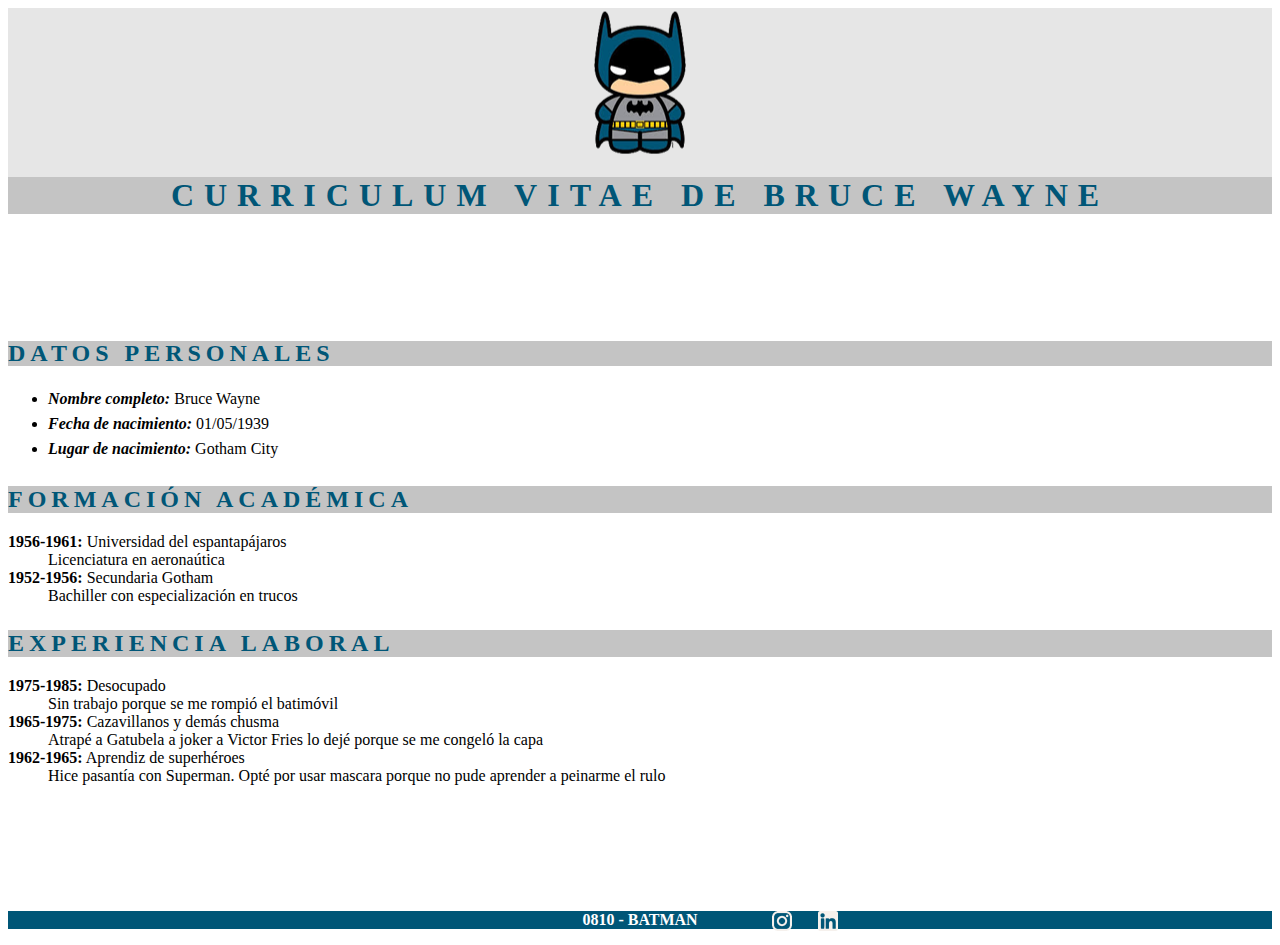
<file: CV Batman/index.html>
<!DOCTYPE html>
<html lang="es">

<head>
    <meta charset="UTF-8">
    <meta http-equiv="X-UA-Compatible" content="IE=edge">
    <meta name="viewport" content="width=device-width, initial-scale=1.0">
    <link rel="stylesheet" href="./css/style.css">
    <title>Intro a CSS</title>
</head>

<body>
    <header>
        <img class="foto-perfil" src="./img/logo-batman.png" alt="">
        <h1>CURRICULUM VITAE DE BRUCE WAYNE</h1>
    </header>
    <main>
        <section class="datos-personales">
            <h2>DATOS PERSONALES</h2>
            <ul>
                <li><span class="texto-resaltado">Nombre completo:</span> Bruce Wayne</li>
                <li><span class="texto-resaltado">Fecha de nacimiento:</span> 01/05/1939</li>
                <li><span class="texto-resaltado">Lugar de nacimiento:</span> Gotham City</li>
            </ul>
        </section>
        <section class="formacion-academica">
            <h2>FORMACIÓN ACADÉMICA</h2>
            <dl>
                <dt><span class="texto-resaltado">1956-1961:</span> Universidad del espantapájaros</dt>
                <dd>Licenciatura en aeronaútica</dd>
                <dt><span class="texto-resaltado">1952-1956:</span> Secundaria Gotham</dt>
                <dd>Bachiller con especialización en trucos</dd>
            </dl>
        </section>
        <section class="experiencia-laboral">
            <h2>EXPERIENCIA LABORAL</h2>
            <dl>
                <dt><span class="texto-resaltado">1975-1985:</span> Desocupado</dt>
                <dd>Sin trabajo porque se me rompió el batimóvil</dd>
                <dt><span class="texto-resaltado">1965-1975:</span> Cazavillanos y demás chusma</dt>
                <dd>Atrapé a Gatubela a joker a Victor Fries lo dejé porque se me congeló la capa</dd>
                <dt><span class="texto-resaltado">1962-1965:</span> Aprendiz de superhéroes</dt>
                <dd>Hice pasantía con Superman. Opté por usar mascara porque no pude aprender a peinarme el rulo</dd>
            </dl>
        </section>
    </main>
    <footer>
        <p>0810 - BATMAN<img class="icono1" alt="" src="./img/ico_instagram.png"> <img class="icono2" src="./img/ico_linkedin.png" alt=""></p>
    </footer>
</body>

</html>
</file>
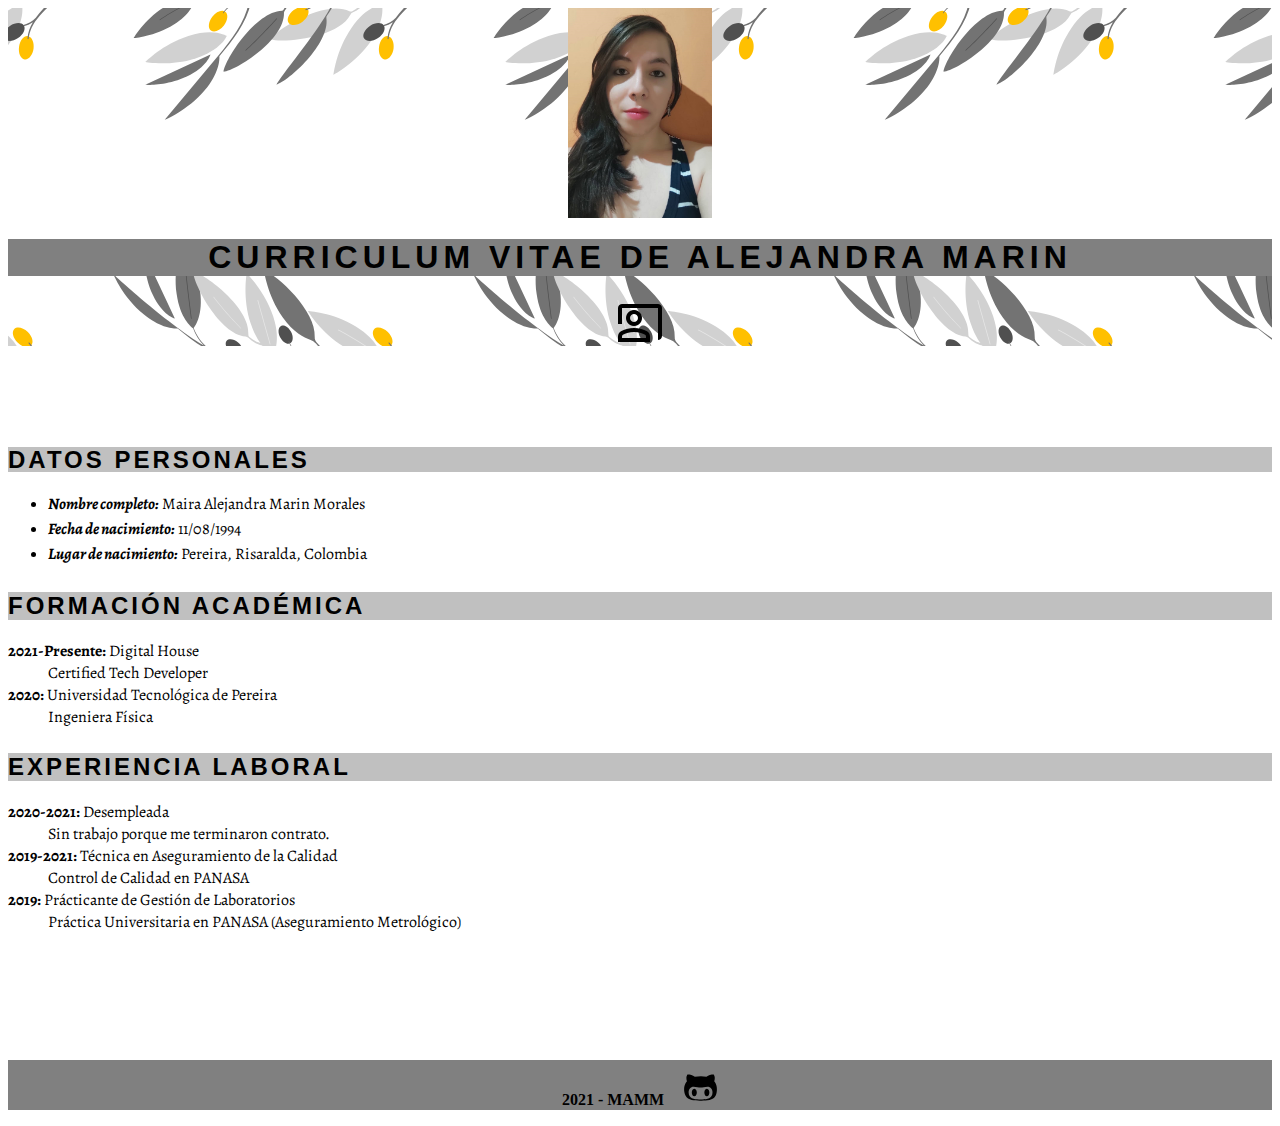
<file: CV Personal/index.html>
<!DOCTYPE html>
<html lang="es">

<head>
    <meta charset="UTF-8">
    <meta http-equiv="X-UA-Compatible" content="IE=edge">
    <meta name="viewport" content="width=device-width, initial-scale=1.0">
    <link rel="stylesheet" href="./css/style.css">
    <title>CV Personal</title>
</head>

<body>
    <header>
        <img class="foto-perfil" src="./img/foto-perfil.jpg" alt="">
        <h1>CURRICULUM VITAE DE ALEJANDRA MARIN</h1>
        <a href="aboutme.html"><img class="ico" src="./img/ico-aboutme2.png" alt="Sobre Mi" title="Sobre Mí"></a>
    </header>
    <main>
        <section class="datos-personales">
            <h2>DATOS PERSONALES</h2>
            <ul>
                <li><span class="texto-resaltado">Nombre completo:</span> Maira Alejandra Marin Morales</li>
                <li><span class="texto-resaltado">Fecha de nacimiento:</span> 11/08/1994</li>
                <li><span class="texto-resaltado">Lugar de nacimiento:</span> Pereira, Risaralda, Colombia</li>
            </ul>
        </section>
        <section class="formacion-academica">
            <h2>FORMACIÓN ACADÉMICA</h2>
            <dl>
                <dt><span class="texto-resaltado">2021-Presente:</span> Digital House</dt>
                <dd>Certified Tech Developer</dd>
                <dt><span class="texto-resaltado">2020:</span> Universidad Tecnológica de Pereira</dt>
                <dd>Ingeniera Física</dd>
            </dl>
        </section>
        <section class="experiencia-laboral">
            <h2>EXPERIENCIA LABORAL</h2>
            <dl>
                <dt><span class="texto-resaltado">2020-2021:</span> Desempleada</dt>
                <dd>Sin trabajo porque me terminaron contrato.</dd>
                <dt><span class="texto-resaltado">2019-2021:</span> Técnica en Aseguramiento de la Calidad</dt>
                <dd>Control de Calidad en PANASA</dd>
                <dt><span class="texto-resaltado">2019:</span> Prácticante de Gestión de Laboratorios</dt>
                <dd>Práctica Universitaria en PANASA (Aseguramiento Metrológico)</dd>
            </dl>
        </section>
    </main>
    <footer>
        <p>2021 - MAMM <a href="https://github.com/AlejaMarin" target="_blank"><img class="icono" src="./img/ico-github.svg" alt="GitHub" title="Perfil GitHub"></a></p>
    </footer>
</body>

</html>
</file>
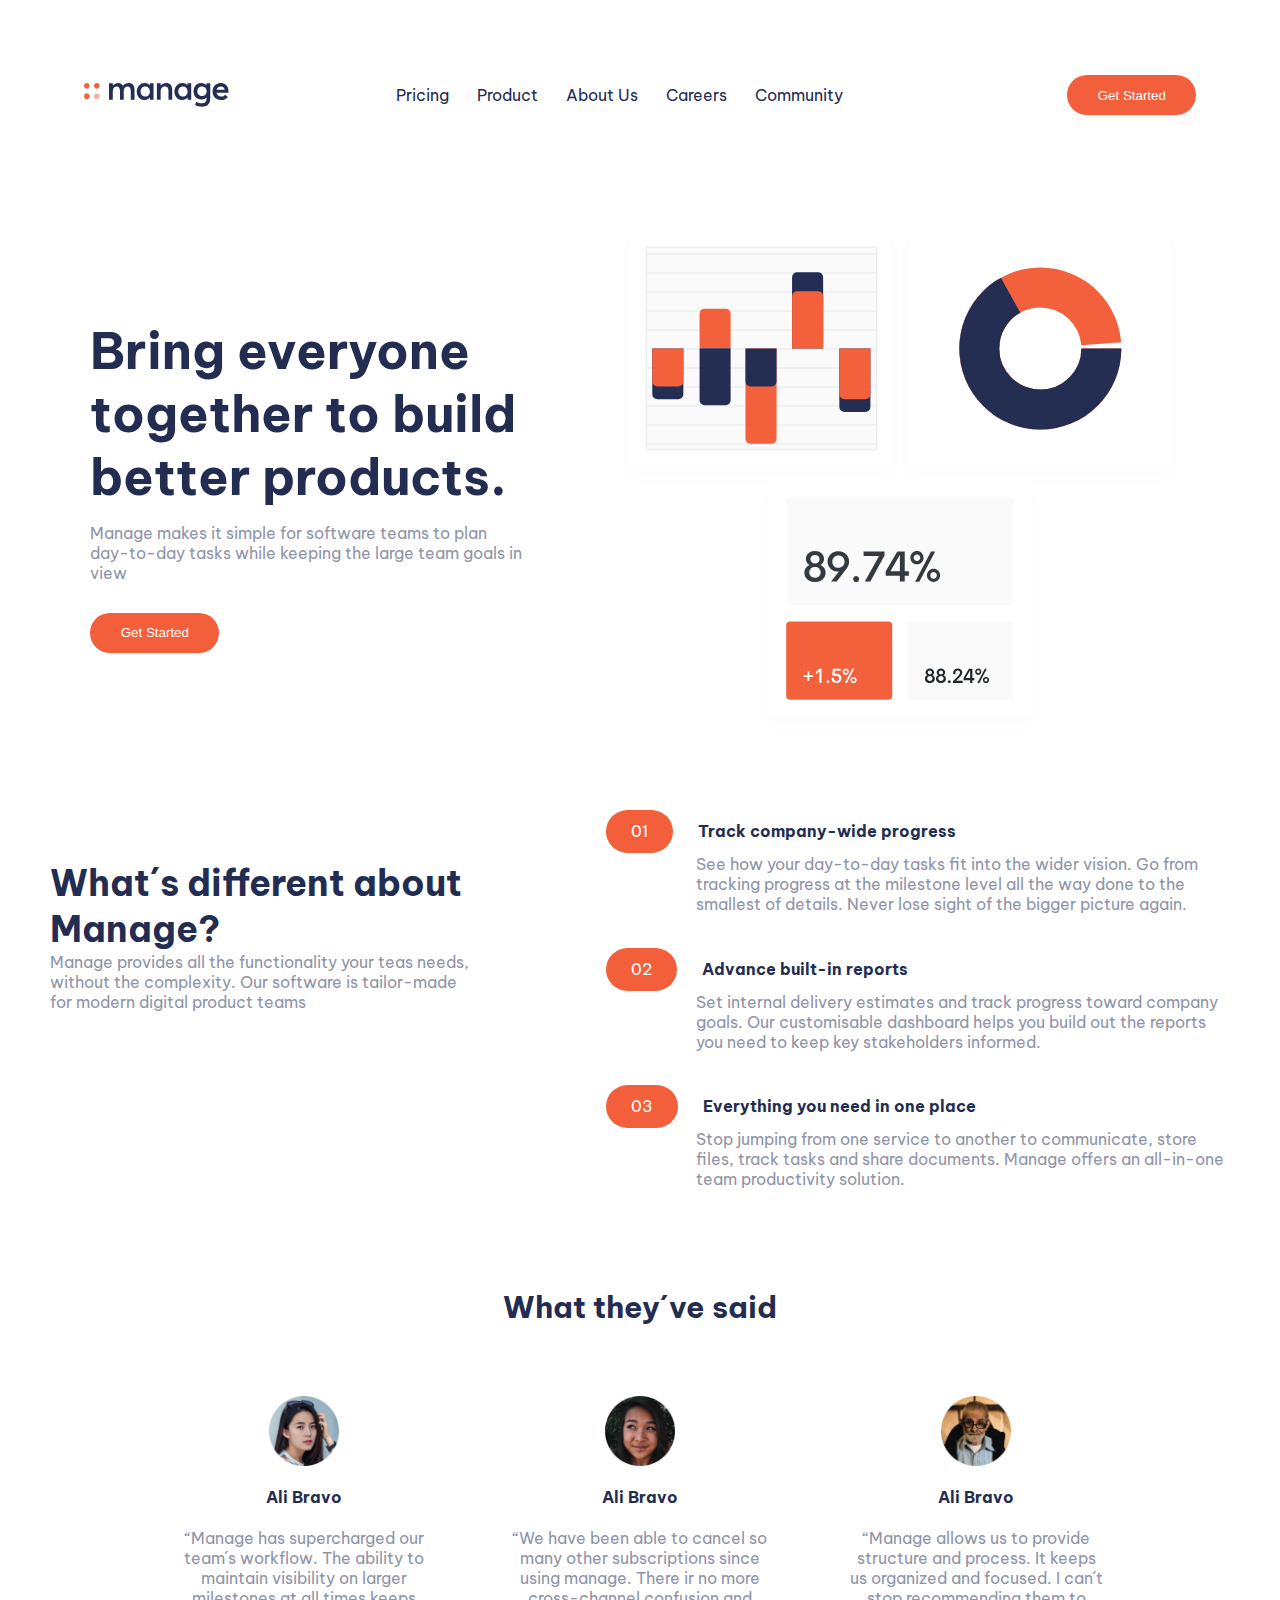
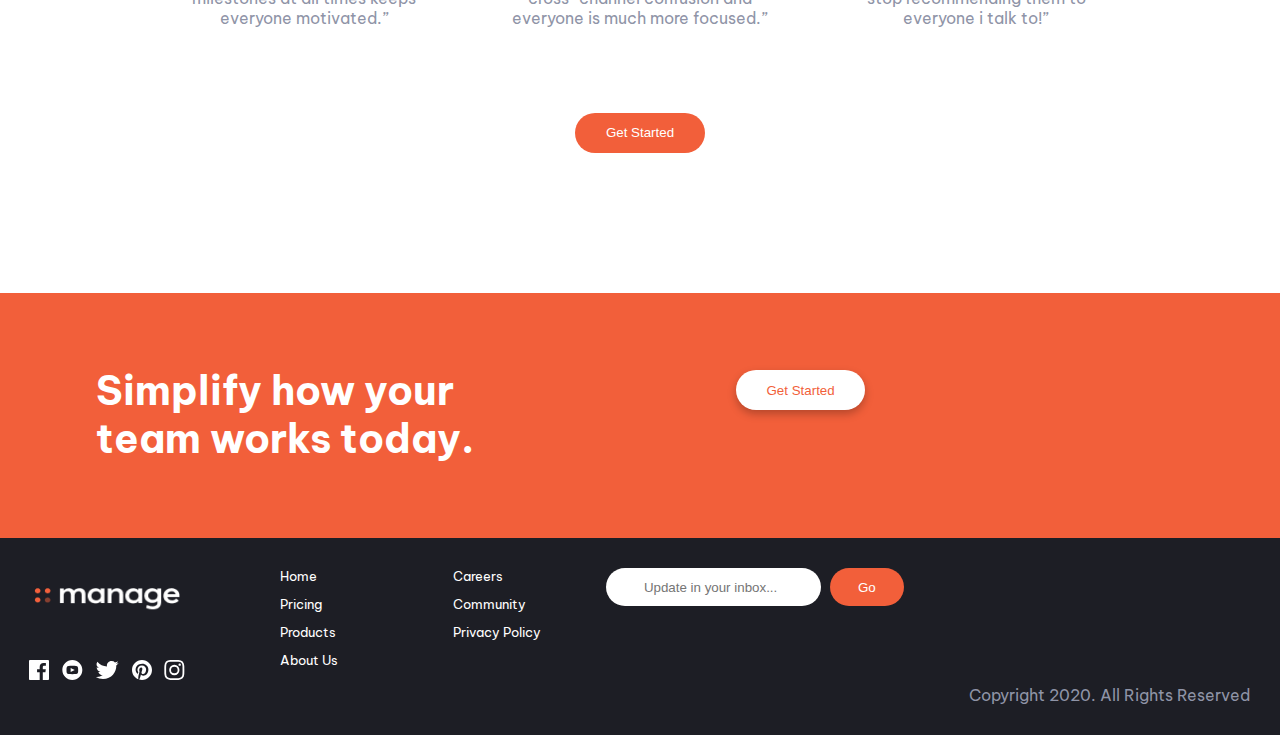
<file: Entregable Final/index.html>
<!DOCTYPE html>
<html lang="en">

<head>
    <meta charset="UTF-8">
    <meta http-equiv="X-UA-Compatible" content="IE=edge">
    <meta name="viewport" content="width=device-width, initial-scale=1.0">
    <title>Entregable Final</title>
    <link rel="stylesheet" href="css/style.css">
</head>

<body>
    <header>
        <img class="logo" alt="" src="img/logo.svg">
        <div class="navbutton">
            <nav class="navbar">
                <ul class="categories">
                    <li><a href="">Pricing</a></li>
                    <li><a href="">Product</a></li>
                    <li><a href="">About Us</a></li>
                    <li><a href="">Careers</a></li>
                    <li><a href="">Community</a></li>
                </ul>
            </nav>
            <button class="buttonGS" type="submit">Get Started</button>
        </div>
        <img class="hamburger" alt="" src="img/icon-hamburger.svg">
    </header>
    <main>
        <section class="firstSection">
            <div class="graphs">
                <img class="graphImage" alt="" src="img/illustration-intro.svg">
            </div>
            <article class="text">
                <span>Bring everyone together to build better products.</span>
                <p>Manage makes it simple for software teams to plan day-to-day tasks while keeping the large team goals
                    in view</p>
                <button class="buttonGS" type="submit">Get Started</button>
            </article>
        </section>
        <section class="secondSection">
            <div class="firstBox">
                <span>What´s different about Manage?</span>
                <p>Manage provides all the functionality your teas needs, without the complexity. Our software is
                    tailor-made for modern digital product teams</p>
            </div>
            <div class="secondBox">
                <div class="segments">
                    <span>01</span>
                    <h3> Track company-wide progress</h3>
                </div>
                <p>See how your day-to-day tasks fit into the wider vision. Go from tracking progress at the milestone
                    level all the way done to the smallest of details. Never lose sight of the bigger picture again.</p>

                <div class="segments">
                    <span>02</span>
                    <h3>Advance built-in reports</h3>
                </div>
                <p>Set internal delivery estimates and track progress toward company goals. Our customisable dashboard
                    helps you build out the reports you need to keep key stakeholders informed.</p>

                <div class="segments">
                    <span>03</span>
                    <h3>Everything you need in one place</h3>
                </div>
                <p>Stop jumping from one service to another to communicate, store files, track tasks and share
                    documents. Manage offers an all-in-one team productivity solution.</p>
            </div>
        </section>
        <section class="thirdSection">
            <h3>What they´ve said</h3>
            <section>
                <div class="card">
                    <img class="" alt="" src="img/avatar-anisha.png">
                    <span>Ali Bravo</span>
                    <p>“Manage has supercharged our team´s workflow. The ability to maintain visibility on larger
                        milestones at all times keeps everyone motivated.”</p>
                </div>
                <div class="card">
                    <img class="" alt="" src="img/avatar-ali.png">
                    <span>Ali Bravo</span>
                    <p>“We have been able to cancel so many other subscriptions since using manage. There ir no more
                        cross-channel confusion and everyone is much more focused.”</p>
                </div>
                <div class="card">
                    <img class="" alt="" src="img/avatar-richard.png">
                    <span>Ali Bravo</span>
                    <p>“Manage allows us to provide structure and process. It keeps us organized and focused. I can´t
                        stop recommending them to everyone i talk to!”</p>
                </div>
            </section>
            <div>
                <button class="buttonGS" type="submit">Get Started</button>
            </div>
        </section>
    </main>
    <footer>
        <section class="orangeFooter">
            <div>Simplify how your team works today.</div>
            <div class="buttonContainer">
                <button class="buttonGS_whiteButton" type="submit">Get Started</button>
            </div>
        </section>
        <section class="blackFooter">
            <div class="firstContainer">
                <form class="emailForm">
                    <input type="email" name="userEmail" placeholder="Update in your inbox..." required>
                    <button class="goButton" type="submit">Go</button>
                </form>
            </div>

            <div class="secondContainer">
                <div class=listsBox>
                    <nav class="firstList">
                        <ul>
                            <li><a href="#">Home</a></li>
                            <li><a href="#">Pricing</a></li>
                            <li><a href="#">Products</a></li>
                            <li><a href="#">About Us</a></li>
                        </ul>
                    </nav>
                    <nav class="secondList">
                        <ul>
                            <li><a href="#">Careers</a></li>
                            <li><a href="#">Community</a></li>
                            <li><a href="#">Privacy Policy</a></li>
                        </ul>
                    </nav>
                </div>
            </div>
            <div class="thirdContainer">
                <div class="socialMedia">
                    <img class="" alt="" src="img/icon-facebook.svg">
                    <img class="" alt="" src="img/icon-youtube.svg">
                    <img class="" alt="" src="img/icon-twitter.svg">
                    <img class="" alt="" src="img/icon-pinterest.svg">
                    <img class="" alt="" src="img/icon-instagram.svg">
                </div>
                <img class="logo" alt="" src="img/logo-footer.png">
            </div>
            <div class="copyright">Copyright 2020. All Rights Reserved</div>
        </section>
    </footer>
</body>

</html>
</file>
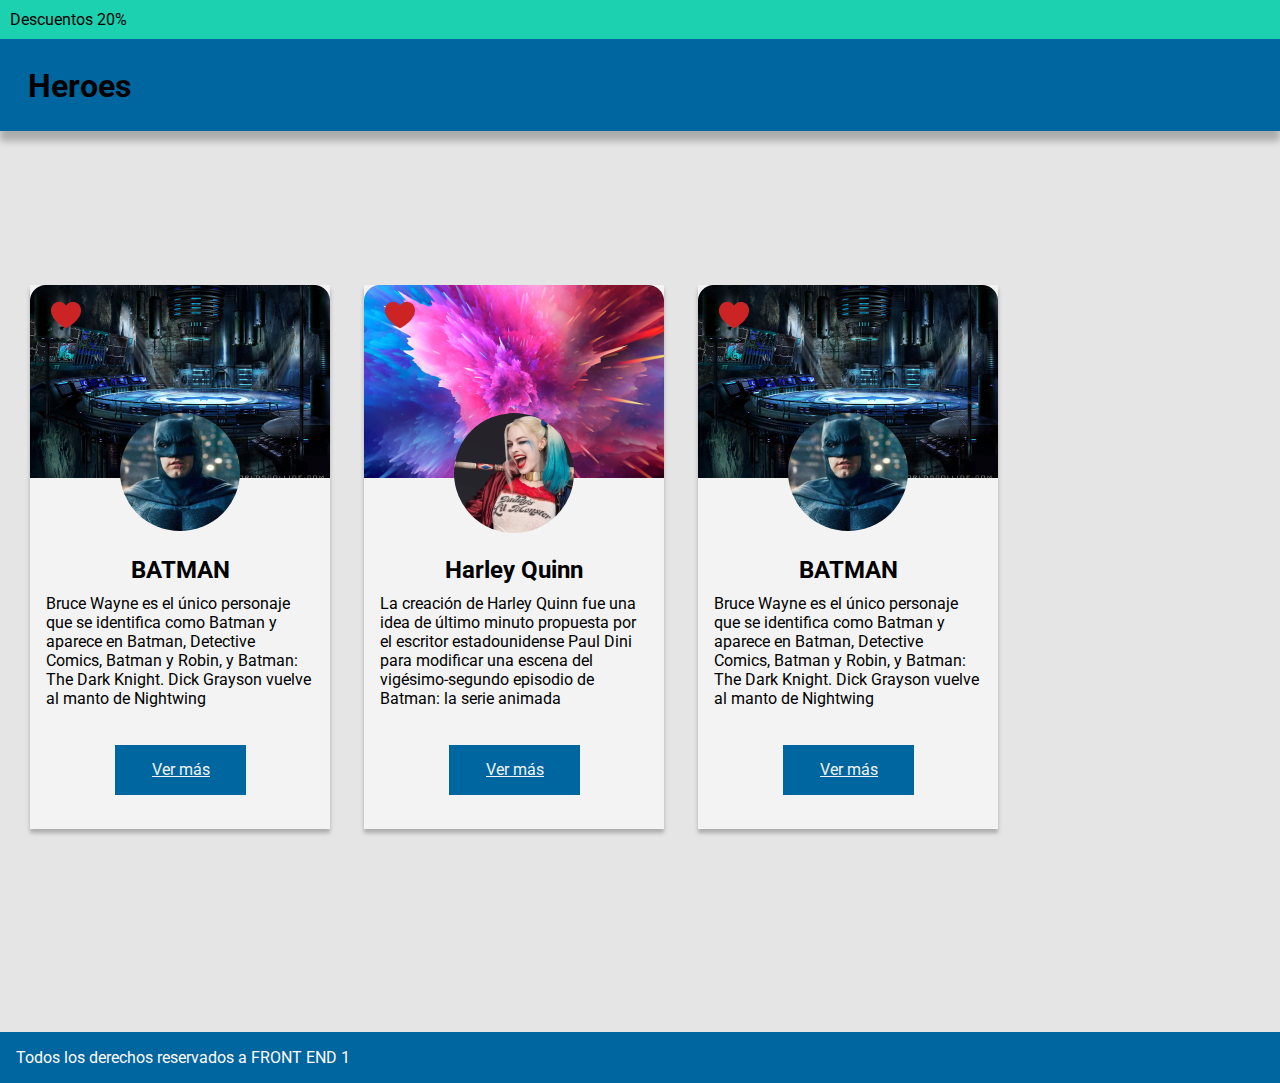
<file: Héroes/index.html>
<!DOCTYPE html>
<html lang="es">

<head>
    <meta charset="UTF-8">
    <meta http-equiv="X-UA-Compatible" content="IE=edge">
    <meta name="viewport" content="width=device-width, initial-scale=1.0">
    <link rel="stylesheet" href="css/style.css">
    <title>Héroes</title>
</head>

<body>
    <p id="inicio">Descuentos 20%</p>
    <header>
        <h1>Heroes</h1>
    </header>
    <main>
        <section class="card1">
            <img alt="" src="./img/ico-corazon.png" class="heart">
            <img alt="" src="./img/fondo-batman.png">
            <img alt="" src="./img/batman.png" class="foto-perfil">
            <div>
                <h2>BATMAN</h2>
                <article>Bruce Wayne es el único personaje que se identifica como Batman y aparece en Batman, Detective
                    Comics, Batman y Robin, y Batman: The Dark Knight. Dick Grayson vuelve al manto de Nightwing
                </article>
                <a href="">Ver más</a>
            </div>
        </section>
        <section class="card2">
            <img alt="" src="./img/ico-corazon.png" class="heart">
            <img alt="" src="./img/fondo-harley.png">
            <img alt="" src="./img/harley.png" class="foto-perfil">
            <div>
                <h2>Harley Quinn</h2>
                <article>La creación de Harley Quinn fue una idea de último minuto propuesta por el escritor
                    estadounidense
                    Paul Dini para modificar una escena del vigésimo-segundo episodio de Batman: la serie animada
                </article>
                <a href="">Ver más</a>
            </div>
        </section>
        <section class="card3">
            <img alt="" src="./img/ico-corazon.png" class="heart">
            <img alt="" src="./img/fondo-batman.png">
            <img alt="" src="./img/batman.png" class="foto-perfil">
            <div>
                <h2>BATMAN</h2>
                <article>Bruce Wayne es el único personaje que se identifica como Batman y aparece en Batman, Detective
                    Comics, Batman y Robin, y Batman: The Dark Knight. Dick Grayson vuelve al manto de Nightwing
                </article>
                <a href="">Ver más</a>
            </div>
        </section>
    </main>
    <footer>
        <p>Todos los derechos reservados a FRONT END 1</p>
    </footer>
</body>

</html>
</file>
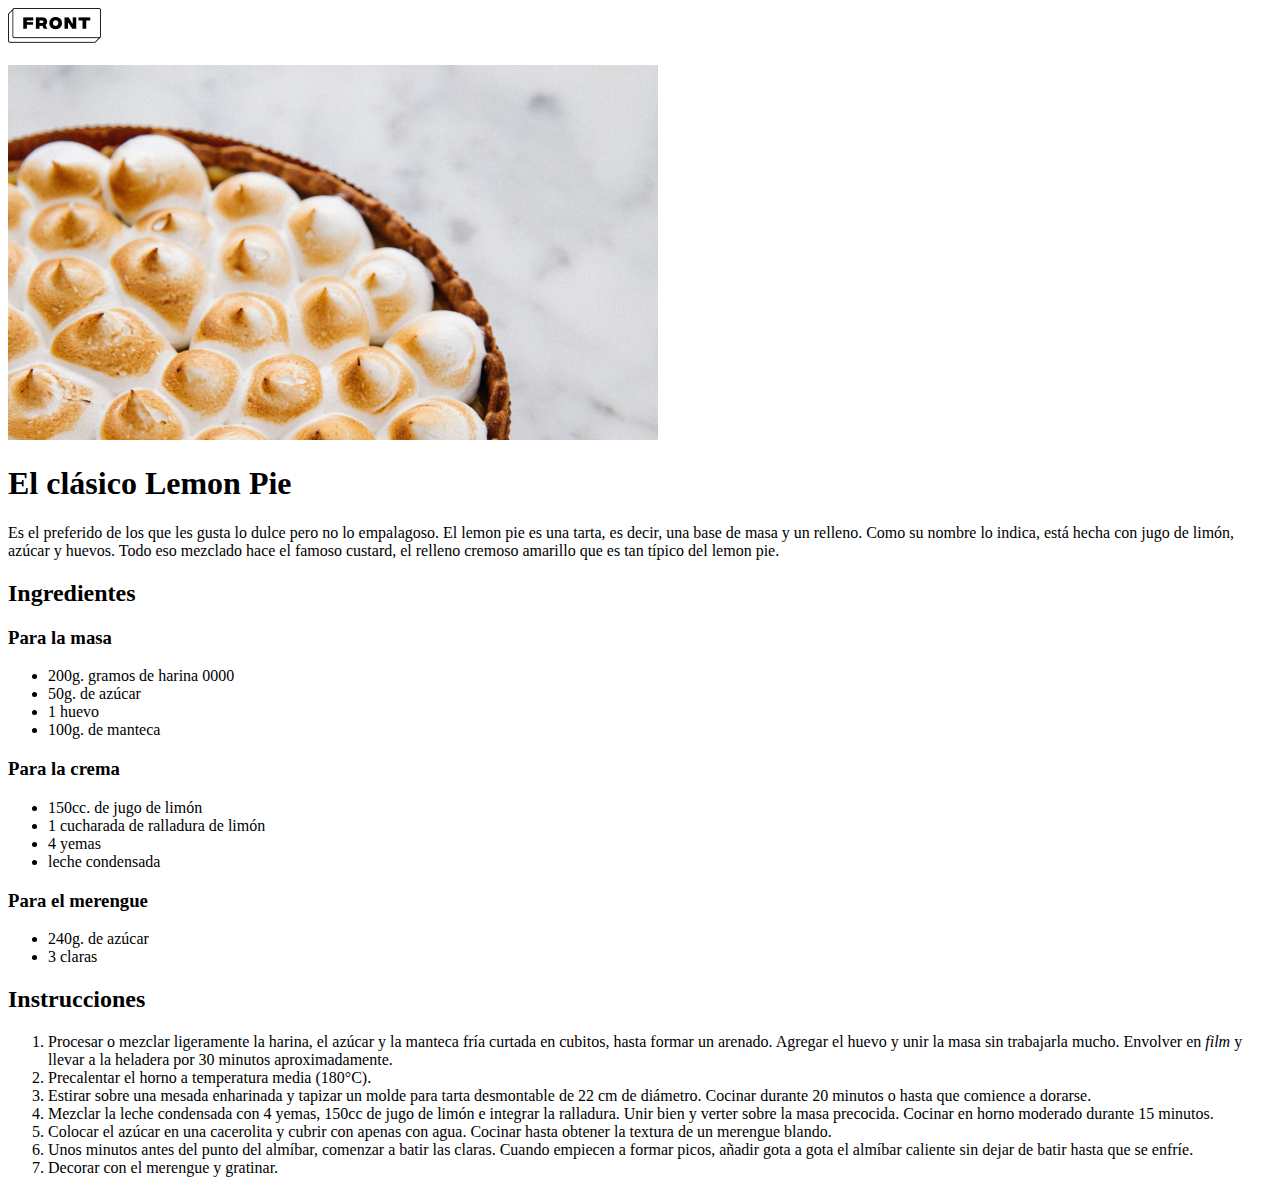
<file: Lemon Pie/index.html>
<!DOCTYPE html>
<html lang="es">

<head>
    <meta charset="UTF-8">
    <meta http-equiv="X-UA-Compatible" content="IE=edge">
    <meta name="viewport" content="width=device-width, initial-scale=1.0">
    <title>Clase 5</title>
</head>

<body>
    <header>
        <!-- <div>Logo Front End 1</div> -->
        <img src="img/logo.png">
        <br>
        <!-- <hr> -->
    </header>
    <main>
        <br>
        <img src="img/lemon-pie.jpg">
        <h1>El clásico Lemon Pie</h1>
        <p>Es el preferido de los que les gusta lo dulce pero no lo empalagoso.
            El lemon pie es una tarta, es decir, una base de masa y un relleno.
            Como su nombre lo indica, está hecha con jugo de limón, azúcar y huevos.
            Todo eso mezclado hace el famoso custard, el relleno cremoso amarillo que es tan típico del lemon pie.</p>
        <h2>Ingredientes</h2>
        <h3>Para la masa</h3>
        <ul>
            <li>200g. gramos de harina 0000</li>
            <li>50g. de azúcar</li>
            <li>1 huevo</li>
            <li>100g. de manteca</li>
        </ul>
        <h3>Para la crema</h3>
        <ul>
            <li>150cc. de jugo de limón</li>
            <li>1 cucharada de ralladura de limón</li>
            <li>4 yemas</li>
            <li>leche condensada</li>
        </ul>
        <h3>Para el merengue</h3>
        <ul>
            <li>240g. de azúcar</li>
            <li>3 claras</li>
        </ul>
        <h2>Instrucciones</h2>
        <ol>
            <li>Procesar o mezclar ligeramente la harina, el azúcar y la manteca fría curtada en cubitos, hasta formar
                un
                arenado.
                Agregar el huevo y unir la masa sin trabajarla mucho.
                Envolver en <i>film</i> y llevar a la heladera por 30 minutos aproximadamente.</li>
            <li>Precalentar el horno a temperatura media (180°C).</li>
            <li>Estirar sobre una mesada enharinada y tapizar un molde para tarta desmontable de 22 cm de diámetro.
                Cocinar durante 20 minutos o hasta que comience a dorarse.</li>
            <li>Mezclar la leche condensada con 4 yemas, 150cc de jugo de limón e integrar la ralladura.
                Unir bien y verter sobre la masa precocida. Cocinar en horno moderado durante 15 minutos.</li>
            <li>Colocar el azúcar en una cacerolita y cubrir con apenas con agua.
                Cocinar hasta obtener la textura de un merengue blando.</li>
            <li>Unos minutos antes del punto del almíbar, comenzar a batir las claras.
                Cuando empiecen a formar picos, añadir gota a gota el almíbar caliente sin dejar de batir hasta que se
                enfríe.</li>
            <li>Decorar con el merengue y gratinar.</li>
        </ol>
    </main>
    <!-- <footer>
        <hr>
        <p align="center">Todos los derechos reservados.</p>
    </footer> -->
</body>

</html>
</file>
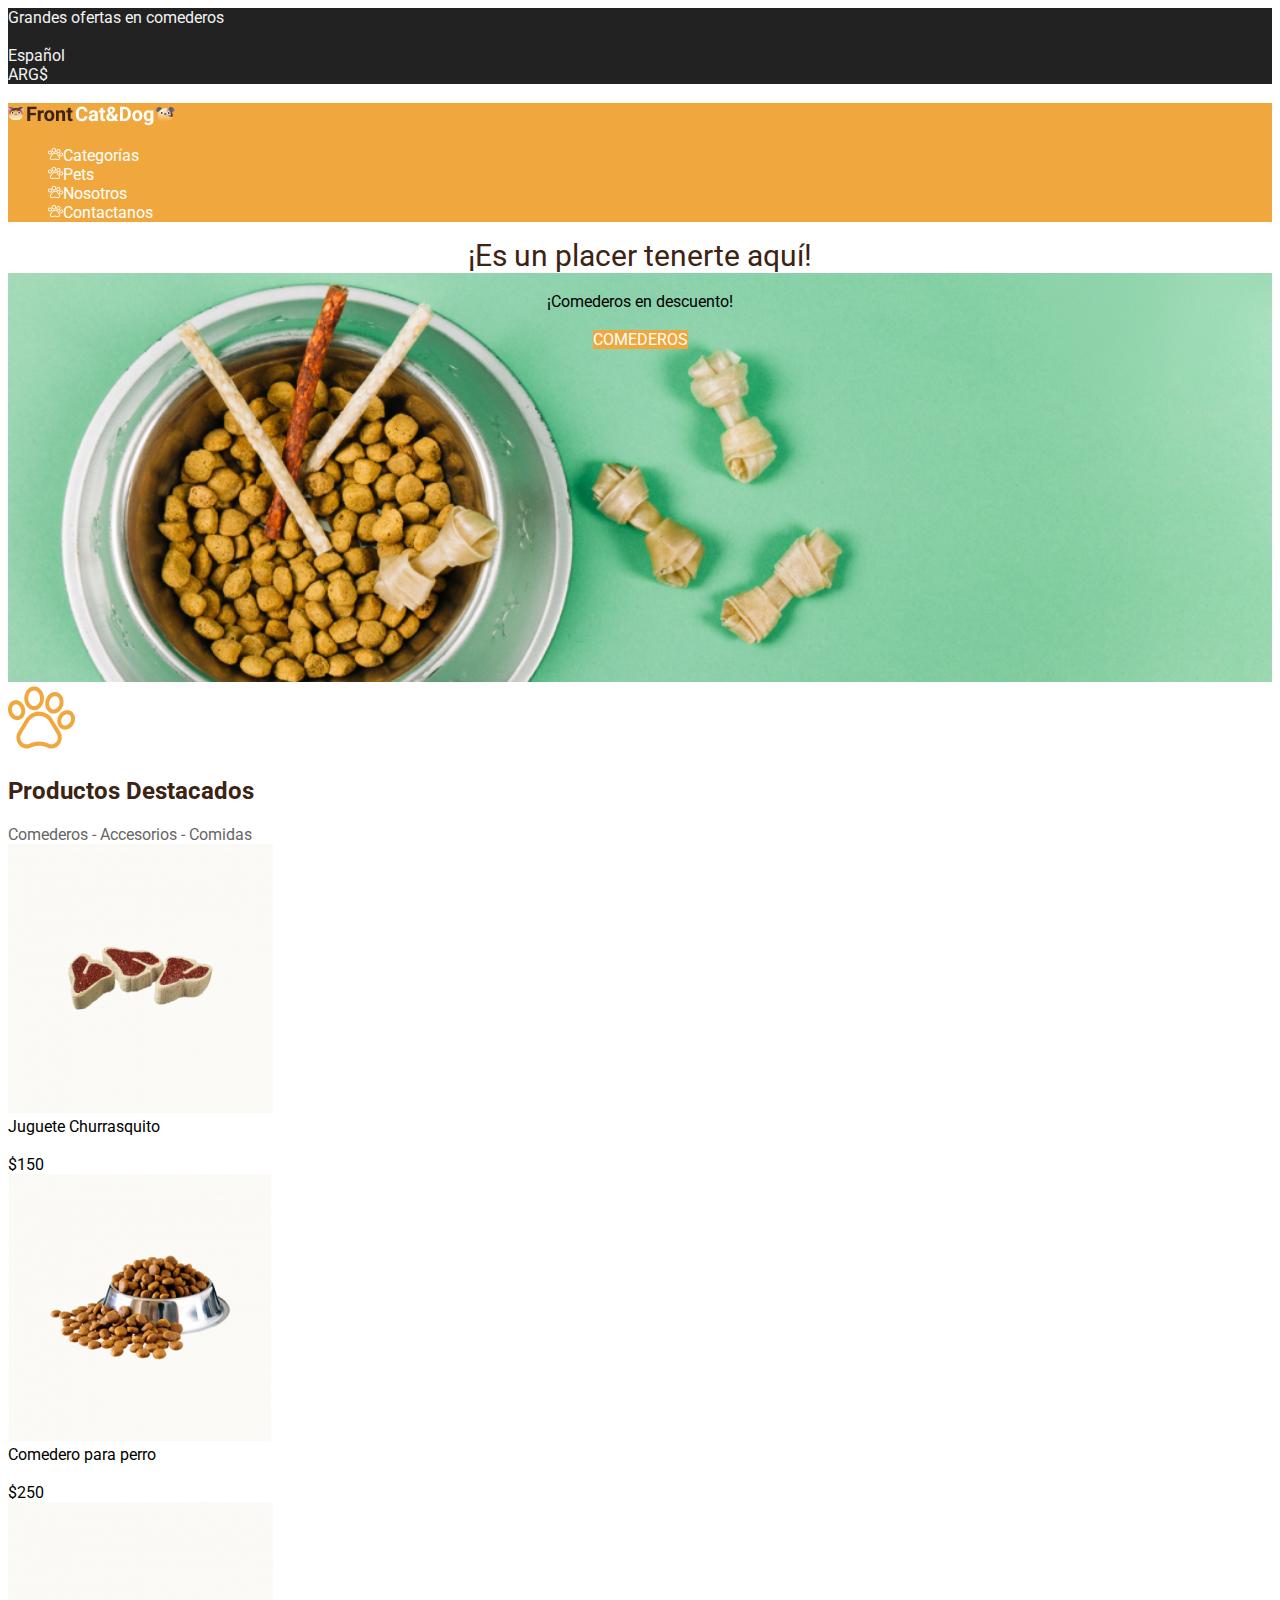
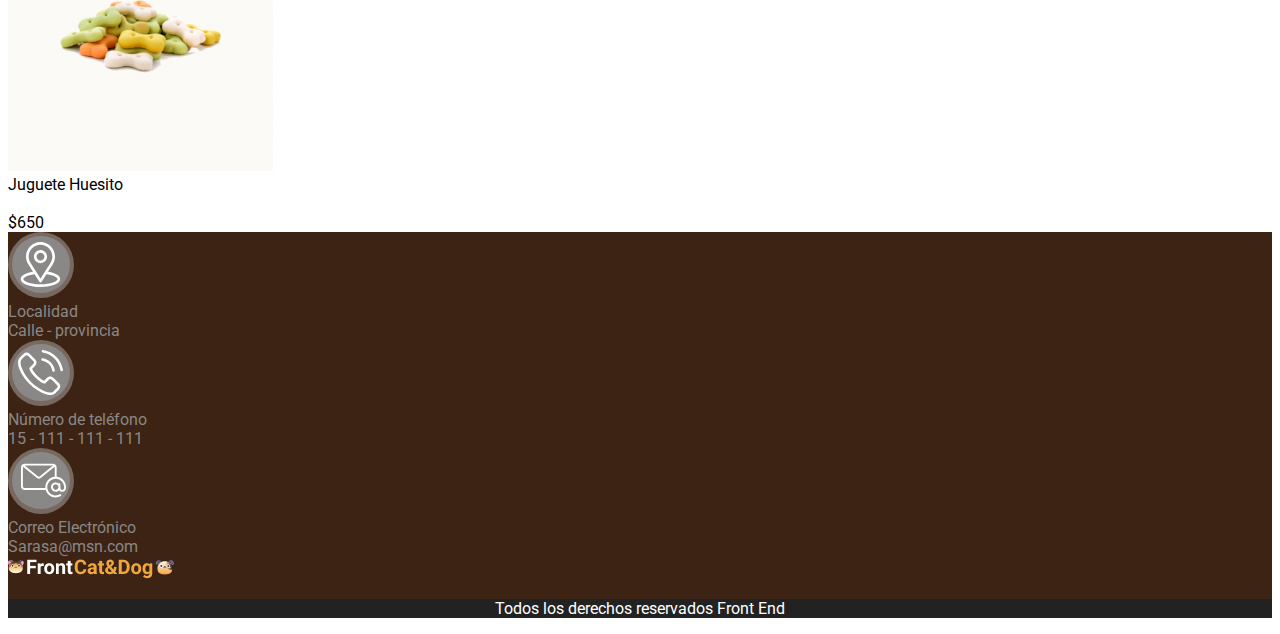
<file: PetShop/index.html>
<!DOCTYPE html>
<html lang="es">

<head>
    <meta charset="UTF-8">
    <meta http-equiv="X-UA-Compatible" content="IE=edge">
    <meta name="viewport" content="width=device-width, initial-scale=1.0">
    <link rel="stylesheet" href="css/style.css">
    <title>PetShop</title>
</head>

<body>
    <header>
        <section class="banner1">
            <div>Grandes ofertas en comederos</div>
            <br>
            <div>Español</div>
            <div>ARG$</div>
        </section>
        <br>
        <section class="banner2">
            <img src="img/Logo.png" alt="">
            <ul type=none>
                <li><img src="./img/ico-pawprint.png" alt="">Categorías</li>
                <li><img src="./img/ico-pawprint.png" alt="">Pets</li>
                <li><img src="./img/ico-pawprint.png" alt="">Nosotros</li>
                <li><img src="./img/ico-pawprint.png" alt="">Contactanos</li>
            </ul>
        </section>
    </header>
    <main>
        <div class="slide-title">¡Es un placer tenerte aquí!</div>
        <section class=slide>
            <br>
            <div>¡Comederos en descuento!</div>
            <br>
            <span>COMEDEROS</span>
        </section>
        <section class="productos-destacados">
            <img src="./img/pawprint_1.png" alt="">
            <h2>Productos Destacados</h2>
            <div id="categorias">Comederos - Accesorios - Comidas</div>
            <img src="./img/churrasquito.png" alt="">
            <div>Juguete Churrasquito</div>
            <br>
            <div>$150</div>
            <img src="./img/comedero.png" alt="">
            <div>Comedero para perro</div>
            <br>
            <div>$250</div>
            <img src="./img/Huesito.png" alt="">
            <div>Juguete Huesito</div>
            <br>
            <div>$650</div>
        </section>
    </main>
    <footer>
        <section>
            <img src="./img/ico-location.svg" alt="">
            <div>Localidad</div>
            <div>Calle - provincia</div>
        </section>
        <section>
            <img src="./img/ico-telefono.svg" alt="">
            <div>Número de teléfono</div>
            <div>15 - 111 - 111 - 111</div>
        </section>
        <section>
            <img src="./img/ico-correo.svg" alt="">
            <div>Correo Electrónico</div>
            <div>Sarasa@msn.com</div>
            <img src="./img/logo2.png" alt="">
        </section>
        <section class="derechos">
            <p>Todos los derechos reservados Front End</p>
        </section>
    </footer>
</body>

</html>
</file>
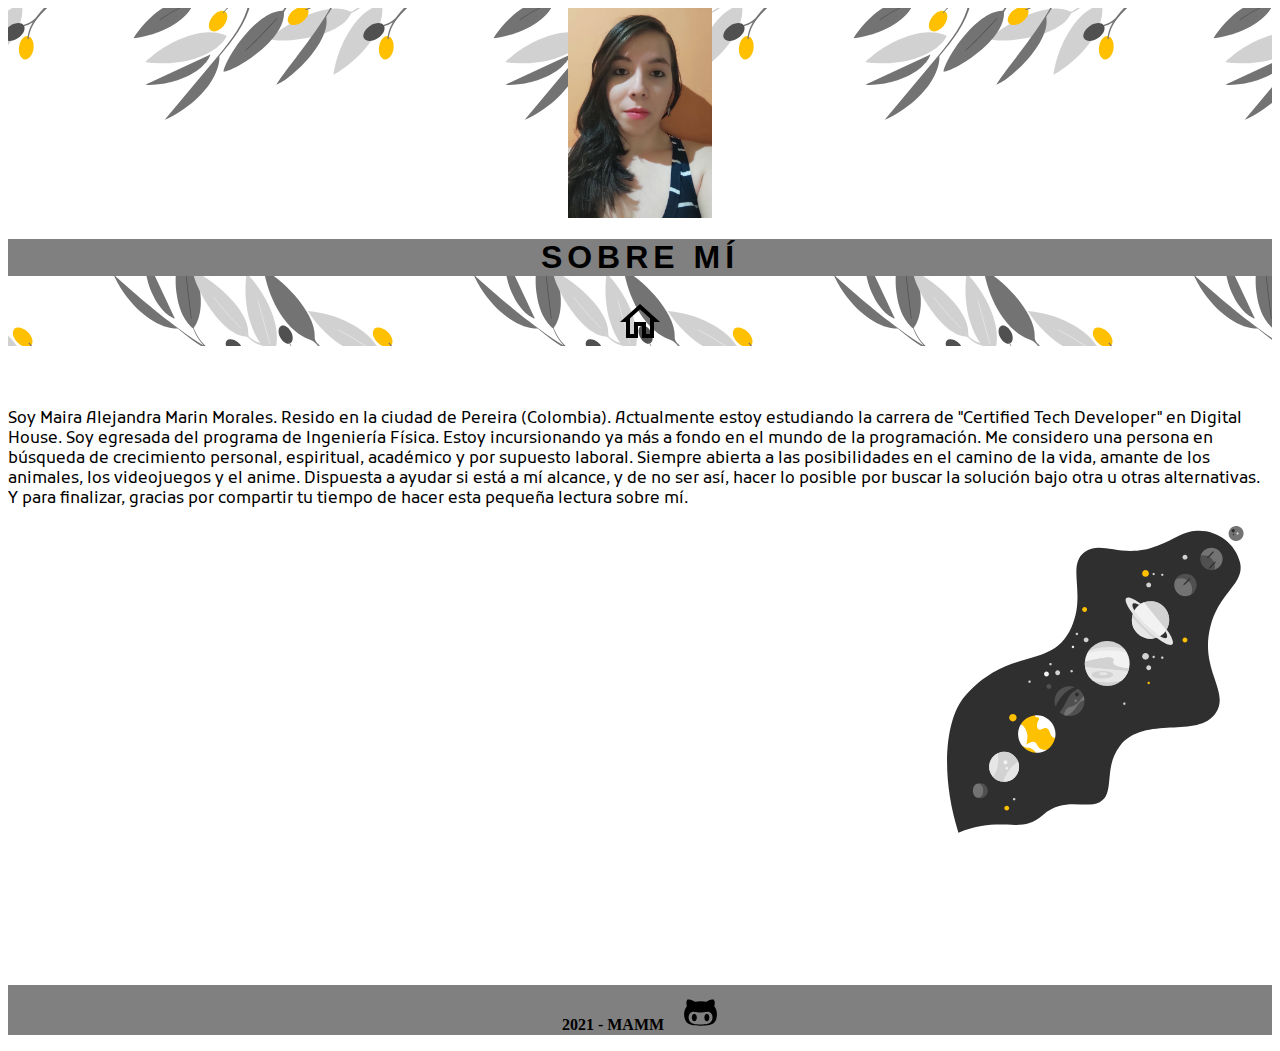
<file: CV Personal/aboutme.html>
<!DOCTYPE html>
<html lang="es">

<head>
    <meta charset="UTF-8">
    <meta http-equiv="X-UA-Compatible" content="IE=edge">
    <meta name="viewport" content="width=device-width, initial-scale=1.0">
    <link rel="stylesheet" href="./css/style.css">
    <title>Sobre Mí</title>
</head>

<body>
    <header>
        <img class="foto-perfil" src="./img/foto-perfil.jpg" alt="">
        <h1>SOBRE MÍ</h1>
        <a href="index.html"><img class="ico" src="./img/ico-index.png" alt="Inicio" title="Regresar"></a>
    </header>
    <main>
        <section class="info">
            <p class="about-me">Soy Maira Alejandra Marin Morales. Resido en la ciudad de Pereira (Colombia). Actualmente estoy estudiando la
                carrera de "Certified Tech Developer" en Digital House.
                Soy egresada del programa de Ingeniería Física. Estoy incursionando ya más a fondo en el mundo de la
                programación. Me considero una persona en búsqueda de crecimiento personal, espiritual, académico y por
                supuesto laboral.
                Siempre abierta a las posibilidades en el camino de la vida, amante de los animales, los videojuegos y el
                anime.
                Dispuesta a ayudar si está a mí alcance, y de no ser así, hacer lo posible por buscar la solución bajo otra
                u otras alternativas. Y para finalizar, gracias por compartir tu tiempo de hacer esta pequeña lectura sobre
                mí.
            </p>
         </section>
    </main>
    <footer>
        <p>2021 - MAMM <a href="https://github.com/AlejaMarin" target="_blank"><img class="icono" src="./img/ico-github.svg" alt="GitHub" title="Perfil GitHub"></a></p>
    </footer>
</body>

</html>
</file>
<file: CV Batman/css/style.css>
header{
    background-color: #E6E6E6;
}

.foto-perfil{
    display: block;
    margin-left: auto;
    margin-right: auto;
}

h1{
    background-color: #C4C4C4;
    color: #005677;
    font-family: "Times New Roman";
    letter-spacing: 10px;
    text-align: center;
}

h2{
    background-color: #C4C4C4;
    color: #005677;
    font-family: "Times New Roman";
    letter-spacing: 5px;
}

.datos-personales{
    margin-top: 10%;
    line-height: 25px;
}

.formacion-academica, .experiencia-laboral{
    margin-top: 2%;
}

.datos-personales .texto-resaltado{
    font-style: italic;
    font-weight: bold;
}

.formacion-academica .texto-resaltado, .experiencia-laboral .texto-resaltado{
    font-weight: bold;
}

footer{
    background-color: #005677;
    color: white;
    font-style: normal;
    font-weight: bold;
    margin-top: 10%;
    text-align: center;
}


.icono1{
    position: absolute;
    left: 772px;
}

.icono2{
    position: absolute;
    left: 818px;
}
</file>
<file: CV Personal/css/style.css>
@import url('https://fonts.googleapis.com/css2?family=Alegreya:ital,wght@0,400;0,700;1,400&display=swap');
@import url('https://fonts.googleapis.com/css2?family=Kufam&display=swap');

header{
    background-image: url(../img/fondo-3.svg);
    background-attachment: fixed;
    background-position: center bottom;
}

.foto-perfil{
    display: block;
    margin-left: auto;
    margin-right: auto;
    height: 210px; 
}

.ico{
    display: block;
    margin-left: auto;
    margin-right: auto;
}

h1{
    background-color: gray;
    color: black;
    font-family: 'Trebuchet MS', sans-serif;
    letter-spacing: 5px;
    text-align: center;
}

h2{
    background-color: silver;
    color: black;
    font-family: 'Trebuchet MS', sans-serif;
    letter-spacing: 3px;
}

main{
    font-family:'Alegreya', serif;
}

.datos-personales{
    margin-top: 8%;
    line-height: 25px;
}

.formacion-academica, .experiencia-laboral{
    margin-top: 2%;
}

.datos-personales .texto-resaltado{
    font-style: italic;
    font-weight: bold;
}

.formacion-academica .texto-resaltado, .experiencia-laboral .texto-resaltado{
    font-weight: bold;
}

footer{
    background-color:grey;
    color: black;
    font-style: normal;
    font-weight: bold;
    margin-top: 10%;
    text-align: center;
}

p{
    height: 50px;;
}

.icono{
    padding-left: 15px;
    padding-top: 10px;
    height: 35px;
    width: 35px;
}

.about-me{
    margin-top: 5%;
    height: 450px;
    font-family: 'Kufam', sans-serif;
}

.info{
    background-image: url("../img/fondo-1.svg");
    background-repeat: no-repeat;
    background-position: right bottom;
}
</file>
<file: Entregable Final/css/style.css>
@import url('https://fonts.googleapis.com/css2?family=Be+Vietnam+Pro:wght@400;500;700&display=swap');

*{
    box-sizing: border-box;
    margin: 0;
    padding: 0;
}

/* html{
    width: 100vw;
    overflow-x: hidden;
} */

/* Typography */
body{
    font-family: 'Be Vietnam Pro', sans-serif;
    font-size: 16px;
}

/* Color Palette */
:root{
    --primaryColor: rgb(242, 95, 58);
    --secondaryColor:  rgb(35, 44, 81);
    /* Additional Colors */
    --neutralColor1: rgb(249, 249, 249);
    --neutralColor2: rgb(255, 239, 234);
    --neutralColor3: rgb(143, 148, 167);
    --neutralColor4: rgb(29, 30, 37);
}

/* header */

header{
    display: flex;
    justify-content: space-around;
    align-items: center;
    margin-top: 75.13px;
}

header .navbutton  a{
    text-decoration: none;
    color: var(--secondaryColor) ;
}

header .navbutton{
    /* display: flex; */
    display: none;
}

header .navbar .categories{
    display: flex;
    list-style: none;
    gap: 28px;
    white-space: nowrap;
}

header .logo{
    height: 23.74px;
    width: 145.43px;
}

/* main */

main{
    margin-left: 10px;
    margin-right: 10px;
}

/* firstSection */

main .firstSection {
    display: flex;
    flex-direction: column;
    text-align: center;
}

main .firstSection .graphImage{
    width: 100vw;
}

main .firstSection .text span {
    color: var(--secondaryColor);
    font-size: 30px;
    font-weight: bold;
}

main .firstSection .text p {
    color: var(--neutralColor3);
    margin-bottom: 30px;
    margin-top: 15px;
}

/* button (firstSection and thirdSection) */

main .firstSection .text .buttonGS, main .thirdSection .buttonGS, header .navbutton .buttonGS {
    background-color: var(--primaryColor);
    border: none;
    border-radius: 50px;
    padding: 12.5px 30.5px;
    color: white;
    transition: background-color 450ms;
}

/* secondSection */

main .secondSection{
    display: flex;
    flex-direction: column;
}
main .secondSection p{
    color: var(--neutralColor3);
}
main .secondSection .firstBox {
    text-align: center;
    margin-bottom: 25px;
    margin-top: 50px;
}
main .secondSection .firstBox span {
    color: var(--secondaryColor);
    font-size: 36px;
    font-weight: bold ;
}

main .secondSection .secondBox .segments{
    display: flex;
    align-items: baseline;
    height: 44px;
    background-color: #FFF0EC;
    border-bottom-left-radius: 30px;
    border-top-left-radius: 30px;
    /* width: 100vw; */
}

main .secondSection .secondBox .segments span {
    background-color: var(--primaryColor); 
    color: white;
    line-height: 23px;
    margin-bottom: 18px;
    /* margin-left: 23px;
    margin-right: 23px; */
    padding: 10px 25px;
    border-radius: 30px;
}

main .secondSection .secondBox .segments h3{
    /* background-color: #FFF0EC; */
    font-size: 16px;
    white-space: nowrap;
    color: var(--secondaryColor);
    padding: 10px 25px;
    /* padding-left: 23px; */
}

main .secondSection .secondBox p {
    text-align: left;
    margin-bottom: 33.5px;
}

/* thirdSection */

main .thirdSection{
    display: flex;
    flex-direction: column;
    align-items: center;
    padding-bottom: 90px;
}

main .thirdSection h3 {
    color: var(--secondaryColor);
    font-size: 30px;
    text-align: center;
    margin-bottom: 70px;
}

main .thirdSection .card {
    display: flex;
    flex-direction: column;
    align-items: center;
    text-align: center;
    padding-bottom: 35px;
}

main .thirdSection span {
    color: var(--secondaryColor);
    font-weight: bold;
    margin-top: 21px;
    margin-bottom: 21px;
}

main .thirdSection p {
    color: var(--neutralColor3);
    width: 16rem;
}

main .thirdSection img {
    width: 70px;
}

/* footer */
footer .orangeFooter{
    align-items: center;
    background-color: var(--primaryColor);
    display: flex;
    justify-content: center;
    flex-wrap: wrap;
}

footer .orangeFooter div{
    color: white;
    text-align: center;
    font-weight: bold;
    font-size: 40px;
    line-height: 48px;
    margin-top: 64px;
    margin-bottom: 64px;
}

footer .orangeFooter .buttonGS_whiteButton{
    background-color: #FFFFFF;
    box-shadow: 0px 4px 8px rgba(0, 0, 0, 0.25);
    border-style: none;
    border-radius: 50px;
    color: var(--primaryColor);
    padding: 12.5px 30.5px;
    margin-bottom: 64px;
    transition: color 450ms;
}

footer .blackFooter{
    background-color: var(--neutralColor4);
    padding: 30px;
    display: flex;
    flex-direction: column;
}


footer .blackFooter .firstContainer .emailForm{
    display: flex;
    justify-content: space-between;
    margin-bottom: 50px;
}

footer .blackFooter .firstContainer .emailForm input{
    background: #FFFFFF;
    border-radius: 50px;
    border-style: none;
    padding-left: 38px;
    margin-right: 9px;
}

footer .blackFooter .firstContainer .emailForm .goButton{
    background-color: var(--primaryColor);
    border-radius: 50px;
    border-style: none;
    color: #FFFFFF;
    padding: 11.5px 28px;
    transition: background-color 450ms;
}

footer .blackFooter .copyright{
    color: var(--neutralColor3);
    margin-top: 45px;
    text-align: center;
    white-space: nowrap;
}

footer .blackFooter .secondContainer .listsBox{
    display: flex;
    gap: 115px;
    margin-bottom: 25px;
    font-size: 13px;
}

footer .blackFooter .secondContainer .firstList{
    padding-left: 30px;
}

footer .blackFooter .secondContainer .firstList li, .secondList li{
    list-style: none;
    color: #FFFFFF;
    white-space: nowrap;
    padding-bottom: 12px;
}

footer .blackFooter .secondContainer .firstList a, .secondList  a{
    text-decoration: none;
    color: white;
}

footer .blackFooter .thirdContainer {
    display: flex;
    flex-direction: column;
    align-items: center;
}
footer .blackFooter .thirdContainer .socialMedia{
    display: flex;
    margin-bottom: 25px;
    gap: 10vw;
}

footer .blackFooter .thirdContainer .logo{
    height: 23.74px;
    width: 145.43px;
    align-self: center;
    margin-top: 20px;
}


/* responsive */

@media (min-width: 376px) {

    main .firstSection {
        text-align: left;
    }

    header .navbutton{
        display: flex;
        align-items: center;
        gap: 224px;
    }

    header .hamburger{
        display: none;
    }

    main{
        margin-left: 50px;
        margin-right: 50px;
    }

    main .firstSection{
        flex-direction: row;
        justify-content: space-around;
        margin-top: 106px;;
    }

    main .firstSection .text{
        order: -1;
        align-self: center;
        width: 439px;
    }

    main .firstSection .text span{
    font-size: 50px;
    }

    main .firstSection .graphImage{
        width: 580px;
        height: 525px;
    }

    main .secondSection{
        flex-direction: row;
        justify-content: space-around;
        gap: 125px;
        margin-top: 60px;
    }

    main .secondSection .firstBox{
        align-self: flex-start;
        text-align: left;
    }

    main .secondSection .secondBox .segments{
        background-color: transparent;
    }

    main .secondSection .secondBox p{
        margin-left: 90px;
    }

    main .thirdSection{
        margin-bottom: 50px;
    }

    main .thirdSection section{
        display: flex;
        gap: 80px;
    }

    main .thirdSection h3{
        margin-top: 65px;
    }

    main .thirdSection .buttonGS{
        margin-top: 50px;
    }

    /* modificacion texto y modificando el justify-content para que se separen los elementos */

    footer .orangeFooter div{
        width: 35vw;
        text-align: left;
    }

    footer .orangeFooter {
        justify-content: space-around;
        align-items: center;
    }

    /* footer .orangeFooter .buttonContainer{
        position: relative;
        left: 220px;
        top: 30px;
    } */

    footer .blackFooter {
        flex-direction: row;
        justify-content: space-between;
    }

    footer .blackFooter .firstContainer {
        order: 1;
    }

    footer .blackFooter .thirdContainer {
        order: -1;
        flex-direction: column-reverse;
        justify-content: space-between;
    }

    footer .blackFooter .thirdContainer .socialMedia{
        gap: 1vw;
    }

    footer .blackFooter .copyright {
        order: 2;
        align-self: flex-end;
    }

}

/* pseudoselectors */

.buttonGS:hover, .buttonGS_whiteButton:hover, .goButton:hover{
    cursor: pointer;
}

header .navbutton .buttonGS:hover{
    background-color: rgba(242, 95, 58, 0.6);
}

header .navbutton .navbar .categories a:hover{
    color: var(--neutralColor3);
}

main .firstSection .text .buttonGS:hover{
    background-color: rgba(242, 95, 58, 0.6);
}

main .thirdSection .buttonGS:hover{
    background-color: rgba(242, 95, 58, 0.6);
}

footer .orangeFooter .buttonGS_whiteButton:hover{
    color: rgba(242, 95, 58, 0.6);
}

footer .blackFooter .firstContainer .emailForm .goButton:hover{
    background-color: rgba(242, 95, 58, 0.7);
}

footer .blackFooter .secondContainer .listsBox .firstList a:hover{
    color: var(--primaryColor);
}

footer .blackFooter .secondContainer .listsBox .secondList a:hover{
    color: var(--primaryColor);
}

footer .blackFooter .thirdContainer .socialMedia img:hover{
    cursor: pointer;
    filter: invert(47%) sepia(79%) saturate(2438%) hue-rotate(338deg) brightness(98%) contrast(93%);
}

footer .blackFooter .firstContainer .emailForm input:focus{
    outline: none;
    color: firebrick;
    box-shadow: 2px 2px 2px 1px firebrick;
}
</file>
<file: Héroes/css/style.css>
@import url('https://fonts.googleapis.com/css2?family=Roboto&display=swap');

*{
    box-sizing: border-box;
    margin: 0;
}

body{
    font-family: 'Roboto', sans-serif;
}

#inicio{
    background-color: #1CD1B0;
    padding: 10px;
}

header{
    position: sticky;
    top: 0;
    z-index: 1;
    box-shadow: 0px 10px 7px rgba(0, 0, 0, 0.25);
}

main{
    background-color: #E5E5E5;
}

h1{
    background-color: #00669F;
    padding: 28px 28px 26px;
}

h2{
    margin-top: 74px;
    text-align: center; 
}

section{
    position: relative;
    width: 300px;
    display: inline-block;
    margin-top: 154px;
    margin-left: 30px;
    margin-bottom: 203px;
    box-shadow: 0px 4px 4px rgba(0, 0, 0, 0.25);
    padding-bottom: 34px;
    background-color: #F3F3F3;
}

section img.foto-perfil{
    position: absolute;
    top: 128px;
    left: 90px;
    border-radius: 50%;
}

section img.heart{
    position: absolute;
    top: 15.88px;
    left: 21px;
}

article{
    margin-top: 10px;
    margin-bottom: 37px;
    padding-left: 16px;
    padding-right: 17px;
}

a{
    background-color: #00669F;
    color: #F3F3F3;
    padding: 15px 35.78px 15.52px 37px;
    display: inline-block;
    margin-left: 85px;
}

footer{
    background-color: #00669F;
    color: #FFF9F9;
    padding: 16px;
}
</file>
<file: PetShop/css/style.css>
@import url('https://fonts.googleapis.com/css2?family=Roboto:wght@400;500;700&display=swap');

body{
    font-family: 'Roboto', sans-serif;
}

.banner1{
    background-color: #222222;
    color: #F3F3F3;
}

.banner2{
    background-color: #F0A83E;
    color: #FFFFFF;
}

.slide-title{
    color: #3C2313;
    font-size: 30px;
    line-height: 35px;
    text-align: center;
}

.slide{
    background-image: url(../img/foto.png);
    background-repeat: no-repeat;
    background-size: cover;
    height: 409px;
    text-align: center;
}

footer{
    background-color: #3C2313;
}

.derechos{
    background-color: #222222;
    color: #FFFFFF;
    text-align: center;
}

.slide span{
    background-color: #F0A83E;
    color: #FFFFFF;
}

h2{
    color: #3C2313;
}

#categorias{
    color: #666666;
}

footer div{
    color: #8A8787
}
</file>
